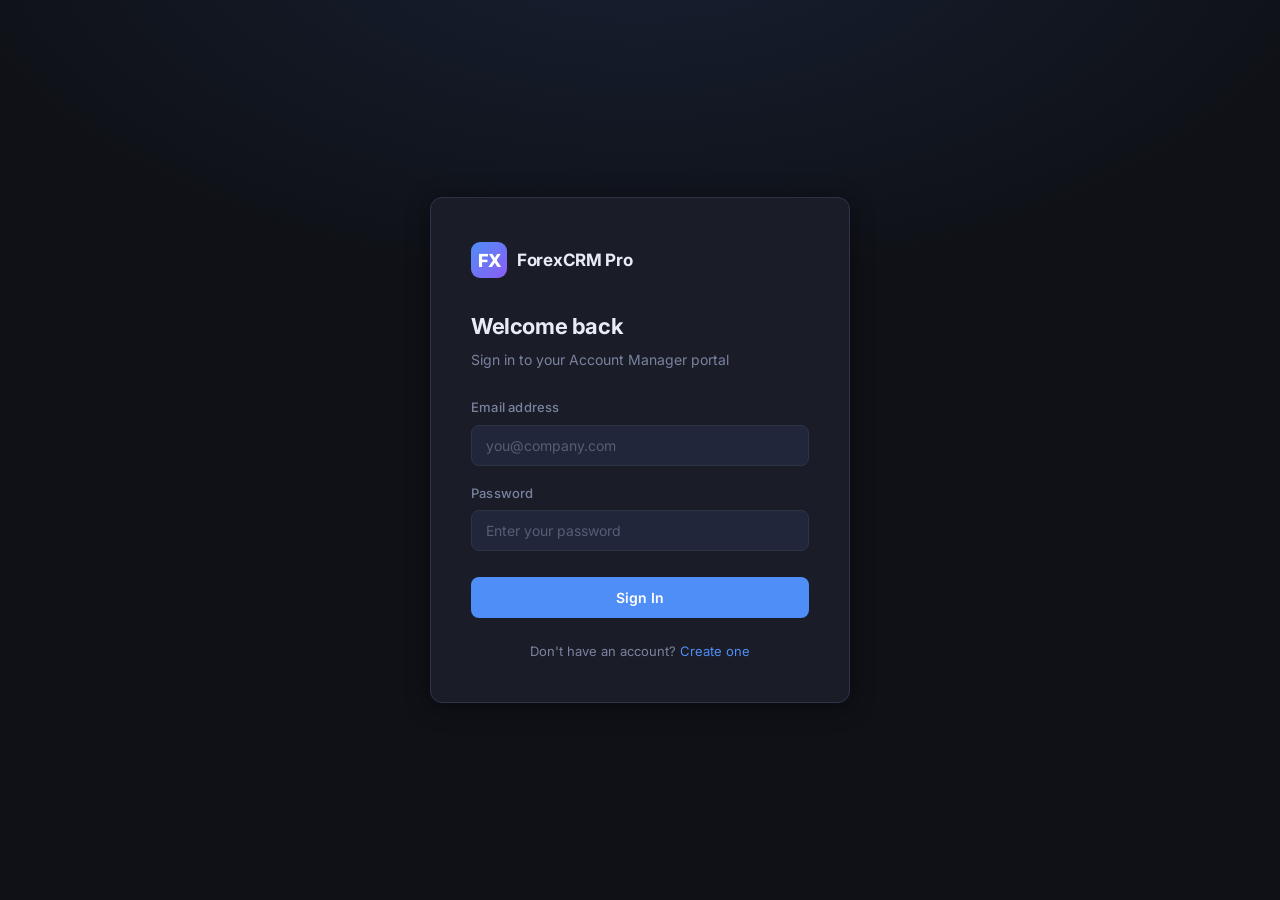
<file: index.html>
<!DOCTYPE html>
<html lang="en">
<head>
  <meta charset="UTF-8" />
  <meta name="viewport" content="width=device-width, initial-scale=1.0" />
  <title>Login — AM Dashboard</title>
  <link rel="preconnect" href="https://fonts.googleapis.com" />
  <link rel="preconnect" href="https://fonts.gstatic.com" crossorigin />
  <link href="https://fonts.googleapis.com/css2?family=Inter:wght@400;500;600;700;800&display=swap" rel="stylesheet" />
  <link rel="stylesheet" href="styles.css" />
  <style>
    .error-msg {
      display: none;
      background: rgba(239,68,68,0.12);
      border: 1px solid rgba(239,68,68,0.35);
      color: #f87171;
      font-size: 13px;
      padding: 9px 13px;
      border-radius: 7px;
      margin-bottom: 14px;
    }
  </style>
</head>
<body class="auth-page">

  <div class="auth-card">
    <div class="auth-logo">
      <div class="logo-icon">FX</div>
      <span>ForexCRM Pro</span>
    </div>

    <h1 class="auth-title">Welcome back</h1>
    <p class="auth-sub">Sign in to your Account Manager portal</p>

    <div id="loginError" class="error-msg"></div>

    <form id="loginForm" novalidate>
      <div class="form-group">
        <label for="email">Email address</label>
        <input
          type="email"
          id="email"
          placeholder="you@company.com"
          autocomplete="email"
          required
        />
      </div>

      <div class="form-group">
        <label for="password">Password</label>
        <input
          type="password"
          id="password"
          placeholder="Enter your password"
          autocomplete="current-password"
          required
        />
      </div>

      <button type="submit" class="btn-primary">Sign In</button>
    </form>

    <p class="auth-footer">
      Don't have an account? <a href="signup.html">Create one</a>
    </p>
  </div>

  <script src="app.js"></script>
  <script>initLogin();</script>
</body>
</html>
</file>
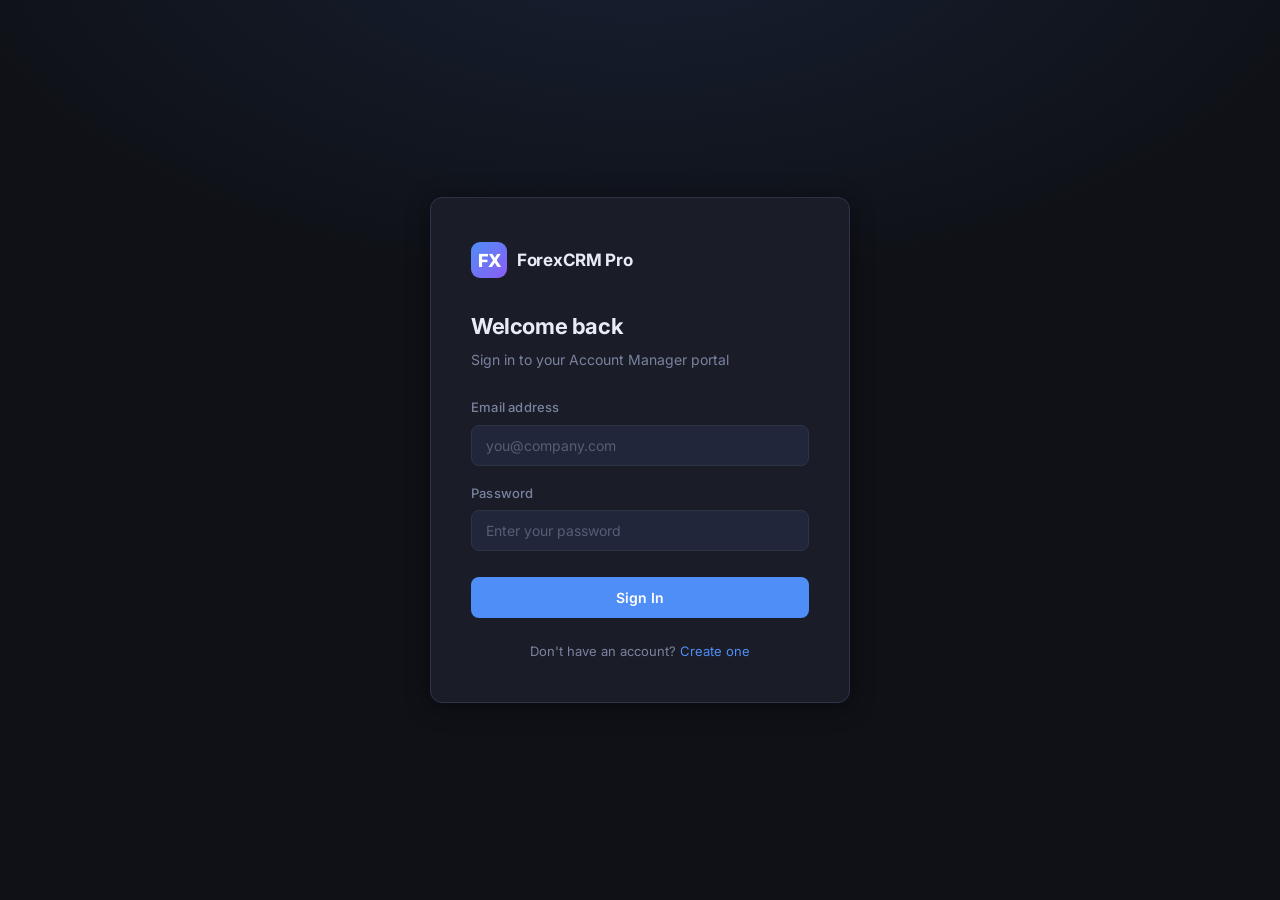
<file: dashboard.html>
<!DOCTYPE html>
<html lang="en">
<head>
  <meta charset="UTF-8" />
  <meta name="viewport" content="width=device-width, initial-scale=1.0" />
  <title>Dashboard — AM Dashboard</title>
  <link rel="preconnect" href="https://fonts.googleapis.com" />
  <link rel="preconnect" href="https://fonts.gstatic.com" crossorigin />
  <link href="https://fonts.googleapis.com/css2?family=Inter:wght@400;500;600;700;800&display=swap" rel="stylesheet" />
  <link rel="stylesheet" href="styles.css" />
</head>
<body>

<div class="dashboard">

  <!-- ── Sidebar ─────────────────────────────────────────────── -->
  <aside class="sidebar" id="sidebar">
    <div class="sidebar-logo">
      <div class="logo-icon">FX</div>
      <span>ForexCRM Pro</span>
    </div>

    <div class="sidebar-section-label">Menu</div>

    <div class="nav-item active" data-section="portfolio">
      <span class="nav-icon">👥</span>
      <span class="nav-label">Client Portfolio</span>
    </div>
    <div class="nav-item" data-section="deposits">
      <span class="nav-icon">💰</span>
      <span class="nav-label">Deposits Today</span>
    </div>
    <div class="nav-item" data-section="accounts">
      <span class="nav-icon">📊</span>
      <span class="nav-label">Active Accounts</span>
    </div>
    <div class="nav-item" data-section="followups">
      <span class="nav-icon">🔔</span>
      <span class="nav-label">Follow-ups</span>
    </div>
    <div class="nav-item" data-section="notes">
      <span class="nav-icon">📝</span>
      <span class="nav-label">Notes</span>
    </div>

    <div class="sidebar-footer">
      <div class="logout-btn" id="logoutBtn">
        <span style="font-size:15px">⏏</span>
        <span>Log out</span>
      </div>
    </div>
  </aside>

  <div class="sidebar-overlay" id="sidebarOverlay"></div>

  <!-- ── Main ───────────────────────────────────────────────── -->
  <div class="main">

    <!-- Header -->
    <header class="header">
      <div class="header-left">
        <button class="menu-toggle" id="menuToggle" aria-label="Toggle menu">☰</button>
        <span class="header-title">Account Manager Dashboard</span>
      </div>
      <div class="header-right">
        <span class="header-date" id="headerDate"></span>
        <div class="avatar" title="Your profile"></div>
      </div>
    </header>

    <!-- Content -->
    <div class="content">

      <div class="content-header">
        <h2 id="sectionTitle">Client Portfolio</h2>
        <p>Hello, <span id="greetName">there</span> — here's your overview for today.</p>
      </div>

      <!-- Stat cards -->
      <div class="stats-grid">

        <div class="stat-card blue">
          <div class="stat-icon blue">👥</div>
          <div class="stat-label">Total Clients</div>
          <div class="stat-value count-up" data-target="248">0</div>
          <span class="stat-badge up">▲ 3.2% vs last month</span>
        </div>

        <div class="stat-card green">
          <div class="stat-icon green">💰</div>
          <div class="stat-label">Today's Deposits</div>
          <div class="stat-value count-up" data-prefix="$" data-target="84500">$0</div>
          <span class="stat-badge up">▲ 12% vs yesterday</span>
        </div>

        <div class="stat-card amber">
          <div class="stat-icon amber">📊</div>
          <div class="stat-label">Active Accounts</div>
          <div class="stat-value count-up" data-target="176">0</div>
          <span class="stat-badge neu">— same as last week</span>
        </div>

        <div class="stat-card purple">
          <div class="stat-icon purple">🔔</div>
          <div class="stat-label">Pending Follow-ups</div>
          <div class="stat-value count-up" data-target="14">0</div>
          <span class="stat-badge down">▼ 2 new today</span>
        </div>

      </div>

      <!-- Bottom panels -->
      <div class="bottom-grid">

        <!-- Recent Clients table -->
        <div class="panel">
          <div class="panel-header">
            <span class="panel-title">Recent Clients</span>
            <span class="panel-action">View all</span>
          </div>
          <div class="table-wrap">
            <table>
              <thead>
                <tr>
                  <th>Name</th>
                  <th>Account</th>
                  <th>Balance</th>
                  <th>Status</th>
                </tr>
              </thead>
              <tbody>
                <tr>
                  <td>Marcus Reid</td>
                  <td>#10482</td>
                  <td>$24,300</td>
                  <td><span class="badge active">Active</span></td>
                </tr>
                <tr>
                  <td>Sophia Chen</td>
                  <td>#10471</td>
                  <td>$8,750</td>
                  <td><span class="badge active">Active</span></td>
                </tr>
                <tr>
                  <td>Daniel Osei</td>
                  <td>#10465</td>
                  <td>$1,200</td>
                  <td><span class="badge pending">Pending</span></td>
                </tr>
                <tr>
                  <td>Amelia Torres</td>
                  <td>#10458</td>
                  <td>$36,900</td>
                  <td><span class="badge active">Active</span></td>
                </tr>
                <tr>
                  <td>Liam Novak</td>
                  <td>#10443</td>
                  <td>$0</td>
                  <td><span class="badge inactive">Inactive</span></td>
                </tr>
                <tr>
                  <td>Priya Sharma</td>
                  <td>#10436</td>
                  <td>$15,600</td>
                  <td><span class="badge active">Active</span></td>
                </tr>
              </tbody>
            </table>
          </div>
        </div>

        <!-- Follow-ups list -->
        <div class="panel">
          <div class="panel-header">
            <span class="panel-title">Upcoming Follow-ups</span>
            <span class="panel-action">Add new</span>
          </div>
          <div class="followup-list">

            <div class="followup-item">
              <div class="followup-dot high"></div>
              <div>
                <div class="followup-name">Marcus Reid</div>
                <div class="followup-note">Discuss EUR/USD position sizing</div>
              </div>
              <span class="followup-time">Today 14:00</span>
            </div>

            <div class="followup-item">
              <div class="followup-dot high"></div>
              <div>
                <div class="followup-name">Amelia Torres</div>
                <div class="followup-note">Quarterly review call</div>
              </div>
              <span class="followup-time">Today 16:30</span>
            </div>

            <div class="followup-item">
              <div class="followup-dot medium"></div>
              <div>
                <div class="followup-name">Sophia Chen</div>
                <div class="followup-note">KYC document reminder</div>
              </div>
              <span class="followup-time">Tomorrow</span>
            </div>

            <div class="followup-item">
              <div class="followup-dot medium"></div>
              <div>
                <div class="followup-name">Daniel Osei</div>
                <div class="followup-note">Onboarding — first deposit push</div>
              </div>
              <span class="followup-time">Thu 10:00</span>
            </div>

            <div class="followup-item">
              <div class="followup-dot low"></div>
              <div>
                <div class="followup-name">Priya Sharma</div>
                <div class="followup-note">Check in on new strategy</div>
              </div>
              <span class="followup-time">Fri 11:00</span>
            </div>

            <div class="followup-item">
              <div class="followup-dot low"></div>
              <div>
                <div class="followup-name">Liam Novak</div>
                <div class="followup-note">Re-activation campaign follow-up</div>
              </div>
              <span class="followup-time">Fri 15:00</span>
            </div>

          </div>
        </div>

      </div>
    </div><!-- /content -->
  </div><!-- /main -->

</div><!-- /dashboard -->

<script src="app.js"></script>
<script>initDashboard();</script>
</body>
</html>
</file>
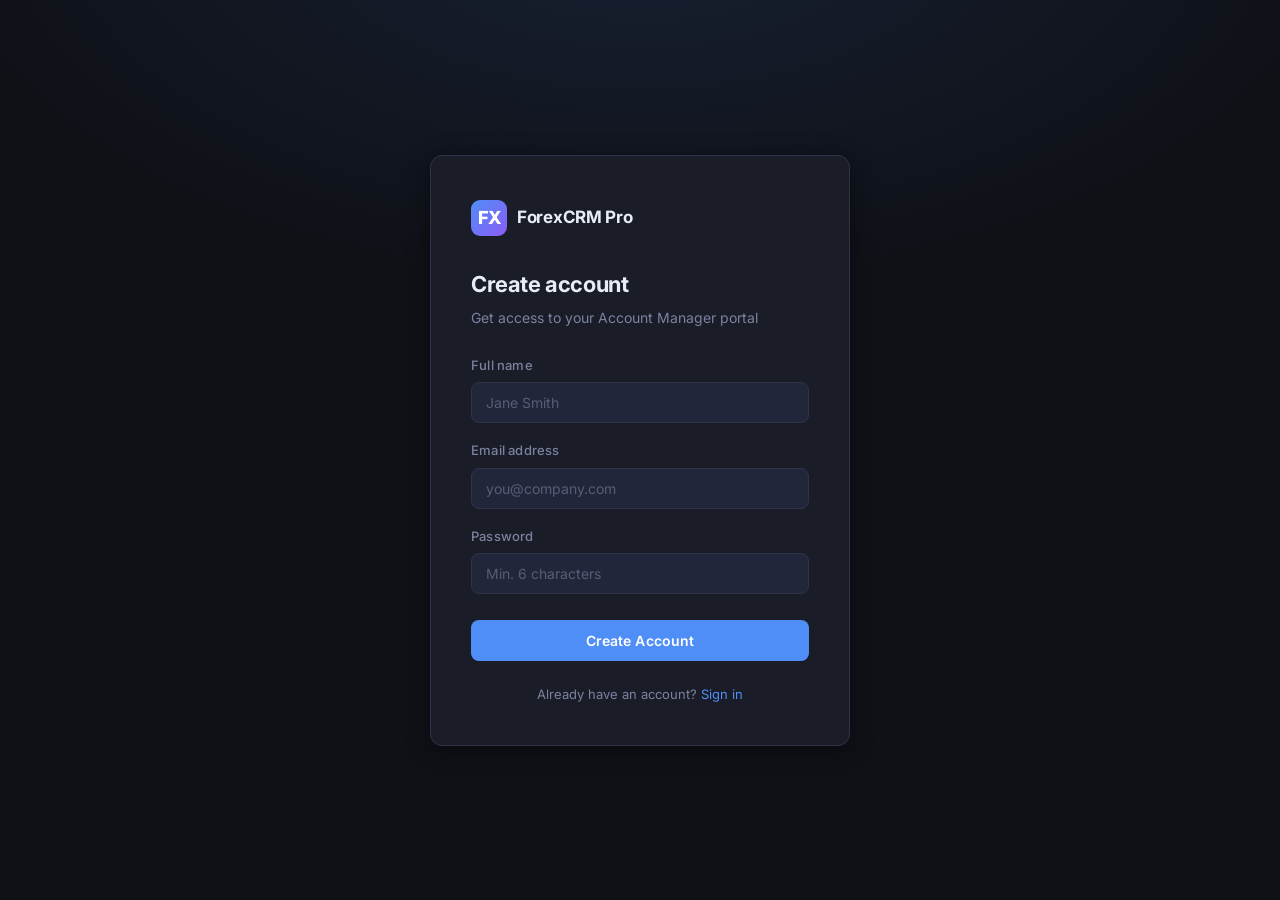
<file: signup.html>
<!DOCTYPE html>
<html lang="en">
<head>
  <meta charset="UTF-8" />
  <meta name="viewport" content="width=device-width, initial-scale=1.0" />
  <title>Sign Up — AM Dashboard</title>
  <link rel="preconnect" href="https://fonts.googleapis.com" />
  <link rel="preconnect" href="https://fonts.gstatic.com" crossorigin />
  <link href="https://fonts.googleapis.com/css2?family=Inter:wght@400;500;600;700;800&display=swap" rel="stylesheet" />
  <link rel="stylesheet" href="styles.css" />
  <style>
    .error-msg {
      display: none;
      background: rgba(239,68,68,0.12);
      border: 1px solid rgba(239,68,68,0.35);
      color: #f87171;
      font-size: 13px;
      padding: 9px 13px;
      border-radius: 7px;
      margin-bottom: 14px;
    }
  </style>
</head>
<body class="auth-page">

  <div class="auth-card">
    <div class="auth-logo">
      <div class="logo-icon">FX</div>
      <span>ForexCRM Pro</span>
    </div>

    <h1 class="auth-title">Create account</h1>
    <p class="auth-sub">Get access to your Account Manager portal</p>

    <div id="signupError" class="error-msg"></div>

    <form id="signupForm" novalidate>
      <div class="form-group">
        <label for="name">Full name</label>
        <input
          type="text"
          id="name"
          placeholder="Jane Smith"
          autocomplete="name"
          required
        />
      </div>

      <div class="form-group">
        <label for="email">Email address</label>
        <input
          type="email"
          id="email"
          placeholder="you@company.com"
          autocomplete="email"
          required
        />
      </div>

      <div class="form-group">
        <label for="password">Password</label>
        <input
          type="password"
          id="password"
          placeholder="Min. 6 characters"
          autocomplete="new-password"
          required
        />
      </div>

      <button type="submit" class="btn-primary">Create Account</button>
    </form>

    <p class="auth-footer">
      Already have an account? <a href="index.html">Sign in</a>
    </p>
  </div>

  <script src="app.js"></script>
  <script>initSignup();</script>
</body>
</html>
</file>
<file: styles.css>
/* ── Reset & Base ───────────────────────────────────────────── */
*, *::before, *::after { box-sizing: border-box; margin: 0; padding: 0; }

:root {
  --bg:          #0f1117;
  --surface:     #1a1d27;
  --surface2:    #22263a;
  --border:      #2e3348;
  --accent:      #4f8ef7;
  --accent-dim:  #1e3a6e;
  --accent-glow: rgba(79, 142, 247, 0.18);
  --green:       #2ecc8f;
  --amber:       #f59e0b;
  --red:         #ef4444;
  --text:        #e8ecf4;
  --text-muted:  #7b82a0;
  --radius:      12px;
  --radius-sm:   8px;
  --shadow:      0 4px 24px rgba(0,0,0,0.45);
  --font:        'Inter', system-ui, sans-serif;
}

html, body {
  height: 100%;
  background: var(--bg);
  color: var(--text);
  font-family: var(--font);
  font-size: 15px;
  line-height: 1.5;
  -webkit-font-smoothing: antialiased;
}

a { color: var(--accent); text-decoration: none; }
a:hover { text-decoration: underline; }

/* ── Auth Pages ─────────────────────────────────────────────── */
.auth-page {
  min-height: 100vh;
  display: flex;
  align-items: center;
  justify-content: center;
  background: radial-gradient(ellipse 80% 60% at 50% -10%, rgba(79,142,247,0.12) 0%, transparent 70%), var(--bg);
  padding: 24px;
}

.auth-card {
  background: var(--surface);
  border: 1px solid var(--border);
  border-radius: var(--radius);
  padding: 44px 40px 40px;
  width: 100%;
  max-width: 420px;
  box-shadow: var(--shadow);
}

.auth-logo {
  display: flex;
  align-items: center;
  gap: 10px;
  margin-bottom: 32px;
}

.auth-logo .logo-icon {
  width: 36px;
  height: 36px;
  background: linear-gradient(135deg, var(--accent), #8b5cf6);
  border-radius: 9px;
  display: flex;
  align-items: center;
  justify-content: center;
  font-size: 18px;
  font-weight: 800;
  color: #fff;
  letter-spacing: -1px;
  flex-shrink: 0;
}

.auth-logo span {
  font-size: 17px;
  font-weight: 700;
  color: var(--text);
  letter-spacing: -0.3px;
}

.auth-title {
  font-size: 22px;
  font-weight: 700;
  margin-bottom: 6px;
  letter-spacing: -0.4px;
}

.auth-sub {
  color: var(--text-muted);
  font-size: 14px;
  margin-bottom: 28px;
}

/* Form */
.form-group {
  margin-bottom: 18px;
}

.form-group label {
  display: block;
  font-size: 13px;
  font-weight: 500;
  color: var(--text-muted);
  margin-bottom: 7px;
  letter-spacing: 0.2px;
}

.form-group input {
  width: 100%;
  padding: 11px 14px;
  background: var(--surface2);
  border: 1px solid var(--border);
  border-radius: var(--radius-sm);
  color: var(--text);
  font-size: 14px;
  font-family: var(--font);
  transition: border-color 0.18s, box-shadow 0.18s;
  outline: none;
}

.form-group input::placeholder { color: var(--text-muted); opacity: 0.6; }

.form-group input:focus {
  border-color: var(--accent);
  box-shadow: 0 0 0 3px var(--accent-glow);
}

.btn-primary {
  width: 100%;
  padding: 12px;
  background: var(--accent);
  color: #fff;
  border: none;
  border-radius: var(--radius-sm);
  font-size: 14px;
  font-weight: 600;
  font-family: var(--font);
  cursor: pointer;
  transition: background 0.18s, transform 0.1s, box-shadow 0.18s;
  letter-spacing: 0.1px;
  margin-top: 8px;
}

.btn-primary:hover {
  background: #3a7be8;
  box-shadow: 0 4px 18px rgba(79,142,247,0.35);
}

.btn-primary:active { transform: scale(0.98); }

.auth-footer {
  text-align: center;
  margin-top: 24px;
  font-size: 13px;
  color: var(--text-muted);
}

/* ── Dashboard Layout ───────────────────────────────────────── */
.dashboard {
  display: flex;
  height: 100vh;
  overflow: hidden;
}

/* Sidebar */
.sidebar {
  width: 230px;
  flex-shrink: 0;
  background: var(--surface);
  border-right: 1px solid var(--border);
  display: flex;
  flex-direction: column;
  padding: 24px 0 20px;
  overflow-y: auto;
  transition: transform 0.25s;
}

.sidebar-logo {
  display: flex;
  align-items: center;
  gap: 10px;
  padding: 0 20px 28px;
}

.sidebar-logo .logo-icon {
  width: 34px;
  height: 34px;
  background: linear-gradient(135deg, var(--accent), #8b5cf6);
  border-radius: 8px;
  display: flex;
  align-items: center;
  justify-content: center;
  font-size: 16px;
  font-weight: 800;
  color: #fff;
  flex-shrink: 0;
}

.sidebar-logo span {
  font-size: 15px;
  font-weight: 700;
  color: var(--text);
  letter-spacing: -0.3px;
}

.sidebar-section-label {
  font-size: 10px;
  font-weight: 600;
  letter-spacing: 1px;
  text-transform: uppercase;
  color: var(--text-muted);
  padding: 0 20px;
  margin-bottom: 6px;
  margin-top: 16px;
}

.nav-item {
  display: flex;
  align-items: center;
  gap: 11px;
  padding: 10px 20px;
  cursor: pointer;
  color: var(--text-muted);
  font-size: 14px;
  font-weight: 500;
  border-left: 3px solid transparent;
  transition: color 0.15s, background 0.15s, border-color 0.15s;
  user-select: none;
}

.nav-item .nav-icon {
  font-size: 17px;
  width: 22px;
  text-align: center;
  flex-shrink: 0;
}

.nav-item:hover {
  color: var(--text);
  background: rgba(255,255,255,0.04);
}

.nav-item.active {
  color: var(--accent);
  background: var(--accent-dim);
  border-left-color: var(--accent);
}

.sidebar-footer {
  margin-top: auto;
  padding: 16px 20px 0;
  border-top: 1px solid var(--border);
}

.logout-btn {
  display: flex;
  align-items: center;
  gap: 10px;
  color: var(--text-muted);
  font-size: 13px;
  cursor: pointer;
  padding: 8px 0;
  transition: color 0.15s;
}

.logout-btn:hover { color: var(--red); }

/* Main */
.main {
  flex: 1;
  display: flex;
  flex-direction: column;
  overflow: hidden;
  background: var(--bg);
}

/* Header */
.header {
  display: flex;
  align-items: center;
  justify-content: space-between;
  padding: 18px 28px;
  border-bottom: 1px solid var(--border);
  background: var(--surface);
  flex-shrink: 0;
}

.header-left {
  display: flex;
  align-items: center;
  gap: 14px;
}

.menu-toggle {
  display: none;
  background: none;
  border: none;
  color: var(--text-muted);
  font-size: 20px;
  cursor: pointer;
  padding: 2px;
  line-height: 1;
}

.header-title {
  font-size: 17px;
  font-weight: 700;
  letter-spacing: -0.3px;
}

.header-right {
  display: flex;
  align-items: center;
  gap: 14px;
}

.header-date {
  font-size: 12px;
  color: var(--text-muted);
}

.avatar {
  width: 36px;
  height: 36px;
  border-radius: 50%;
  background: linear-gradient(135deg, var(--accent), #8b5cf6);
  display: flex;
  align-items: center;
  justify-content: center;
  font-size: 13px;
  font-weight: 700;
  color: #fff;
  flex-shrink: 0;
  cursor: pointer;
  border: 2px solid var(--border);
  transition: border-color 0.15s;
}

.avatar:hover { border-color: var(--accent); }

/* Content */
.content {
  flex: 1;
  overflow-y: auto;
  padding: 28px;
}

.content-header {
  margin-bottom: 24px;
}

.content-header h2 {
  font-size: 20px;
  font-weight: 700;
  letter-spacing: -0.4px;
  margin-bottom: 4px;
}

.content-header p {
  font-size: 13px;
  color: var(--text-muted);
}

/* Stat Cards */
.stats-grid {
  display: grid;
  grid-template-columns: repeat(4, 1fr);
  gap: 16px;
  margin-bottom: 28px;
}

.stat-card {
  background: var(--surface);
  border: 1px solid var(--border);
  border-radius: var(--radius);
  padding: 22px 20px 18px;
  position: relative;
  overflow: hidden;
  transition: border-color 0.18s, transform 0.18s, box-shadow 0.18s;
}

.stat-card:hover {
  border-color: var(--accent);
  transform: translateY(-2px);
  box-shadow: 0 8px 28px rgba(79,142,247,0.12);
}

.stat-card::before {
  content: '';
  position: absolute;
  top: 0; left: 0; right: 0;
  height: 3px;
  border-radius: var(--radius) var(--radius) 0 0;
}

.stat-card.blue::before   { background: var(--accent); }
.stat-card.green::before  { background: var(--green); }
.stat-card.amber::before  { background: var(--amber); }
.stat-card.purple::before { background: #8b5cf6; }

.stat-icon {
  width: 40px;
  height: 40px;
  border-radius: 10px;
  display: flex;
  align-items: center;
  justify-content: center;
  font-size: 19px;
  margin-bottom: 14px;
}

.stat-icon.blue   { background: rgba(79,142,247,0.15);  }
.stat-icon.green  { background: rgba(46,204,143,0.15);  }
.stat-icon.amber  { background: rgba(245,158,11,0.15);  }
.stat-icon.purple { background: rgba(139,92,246,0.15);  }

.stat-label {
  font-size: 12px;
  font-weight: 500;
  color: var(--text-muted);
  text-transform: uppercase;
  letter-spacing: 0.6px;
  margin-bottom: 6px;
}

.stat-value {
  font-size: 28px;
  font-weight: 800;
  letter-spacing: -1px;
  line-height: 1;
  margin-bottom: 8px;
}

.stat-badge {
  display: inline-flex;
  align-items: center;
  gap: 3px;
  font-size: 11px;
  font-weight: 600;
  padding: 2px 7px;
  border-radius: 20px;
}

.stat-badge.up   { background: rgba(46,204,143,0.15); color: var(--green); }
.stat-badge.down { background: rgba(239,68,68,0.15);  color: var(--red); }
.stat-badge.neu  { background: rgba(123,130,160,0.15); color: var(--text-muted); }

/* Bottom Grid */
.bottom-grid {
  display: grid;
  grid-template-columns: 1fr 1fr;
  gap: 16px;
}

.panel {
  background: var(--surface);
  border: 1px solid var(--border);
  border-radius: var(--radius);
  overflow: hidden;
}

.panel-header {
  display: flex;
  align-items: center;
  justify-content: space-between;
  padding: 18px 20px 14px;
  border-bottom: 1px solid var(--border);
}

.panel-title {
  font-size: 14px;
  font-weight: 600;
  letter-spacing: -0.1px;
}

.panel-action {
  font-size: 12px;
  color: var(--accent);
  cursor: pointer;
  font-weight: 500;
}

.panel-action:hover { text-decoration: underline; }

/* Table */
.table-wrap { overflow-x: auto; }

table {
  width: 100%;
  border-collapse: collapse;
  font-size: 13px;
}

thead th {
  text-align: left;
  font-size: 11px;
  font-weight: 600;
  color: var(--text-muted);
  text-transform: uppercase;
  letter-spacing: 0.6px;
  padding: 10px 20px;
  border-bottom: 1px solid var(--border);
  white-space: nowrap;
}

tbody tr {
  border-bottom: 1px solid var(--border);
  transition: background 0.12s;
}

tbody tr:last-child { border-bottom: none; }
tbody tr:hover { background: rgba(255,255,255,0.03); }

tbody td {
  padding: 12px 20px;
  color: var(--text);
  white-space: nowrap;
}

.badge {
  display: inline-flex;
  align-items: center;
  padding: 2px 9px;
  border-radius: 20px;
  font-size: 11px;
  font-weight: 600;
}

.badge.active   { background: rgba(46,204,143,0.15); color: var(--green); }
.badge.pending  { background: rgba(245,158,11,0.15); color: var(--amber); }
.badge.inactive { background: rgba(123,130,160,0.15); color: var(--text-muted); }

/* Follow-ups list */
.followup-list { padding: 6px 0; }

.followup-item {
  display: flex;
  align-items: flex-start;
  gap: 12px;
  padding: 12px 20px;
  border-bottom: 1px solid var(--border);
  transition: background 0.12s;
}

.followup-item:last-child { border-bottom: none; }
.followup-item:hover { background: rgba(255,255,255,0.03); }

.followup-dot {
  width: 8px;
  height: 8px;
  border-radius: 50%;
  margin-top: 5px;
  flex-shrink: 0;
}

.followup-dot.high   { background: var(--red); }
.followup-dot.medium { background: var(--amber); }
.followup-dot.low    { background: var(--green); }

.followup-name {
  font-size: 13px;
  font-weight: 600;
  margin-bottom: 2px;
}

.followup-note {
  font-size: 12px;
  color: var(--text-muted);
}

.followup-time {
  margin-left: auto;
  font-size: 11px;
  color: var(--text-muted);
  white-space: nowrap;
  padding-top: 2px;
}

/* Overlay for mobile sidebar */
.sidebar-overlay {
  display: none;
  position: fixed;
  inset: 0;
  background: rgba(0,0,0,0.55);
  z-index: 99;
}

/* ── Responsive ─────────────────────────────────────────────── */
@media (max-width: 1100px) {
  .stats-grid { grid-template-columns: repeat(2, 1fr); }
}

@media (max-width: 900px) {
  .bottom-grid { grid-template-columns: 1fr; }
}

@media (max-width: 720px) {
  .sidebar {
    position: fixed;
    left: 0; top: 0; bottom: 0;
    z-index: 100;
    transform: translateX(-100%);
  }

  .sidebar.open { transform: translateX(0); }

  .sidebar-overlay.visible { display: block; }

  .menu-toggle { display: block; }

  .header-date { display: none; }

  .content { padding: 18px; }

  .stats-grid { grid-template-columns: 1fr 1fr; gap: 12px; }

  .stat-value { font-size: 22px; }

  .auth-card { padding: 32px 24px 28px; }
}

@media (max-width: 420px) {
  .stats-grid { grid-template-columns: 1fr; }
}
</file>
